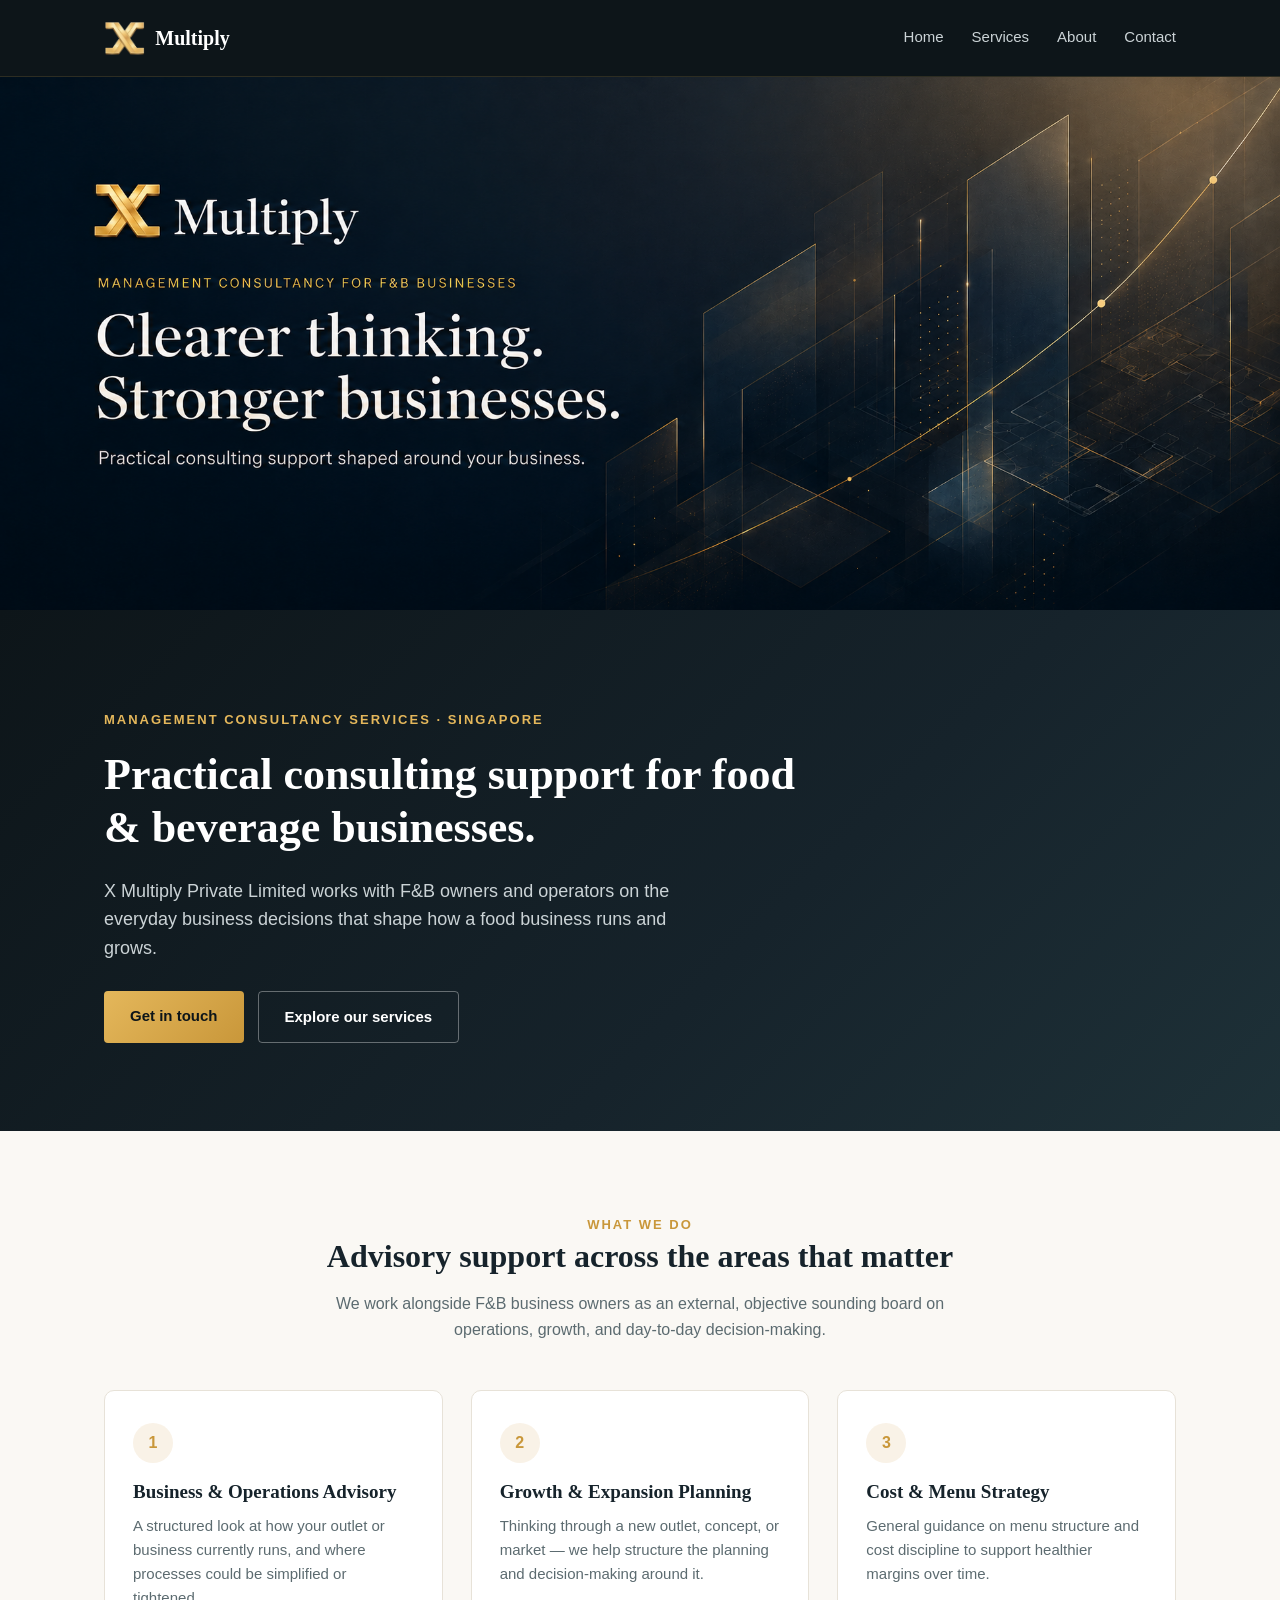
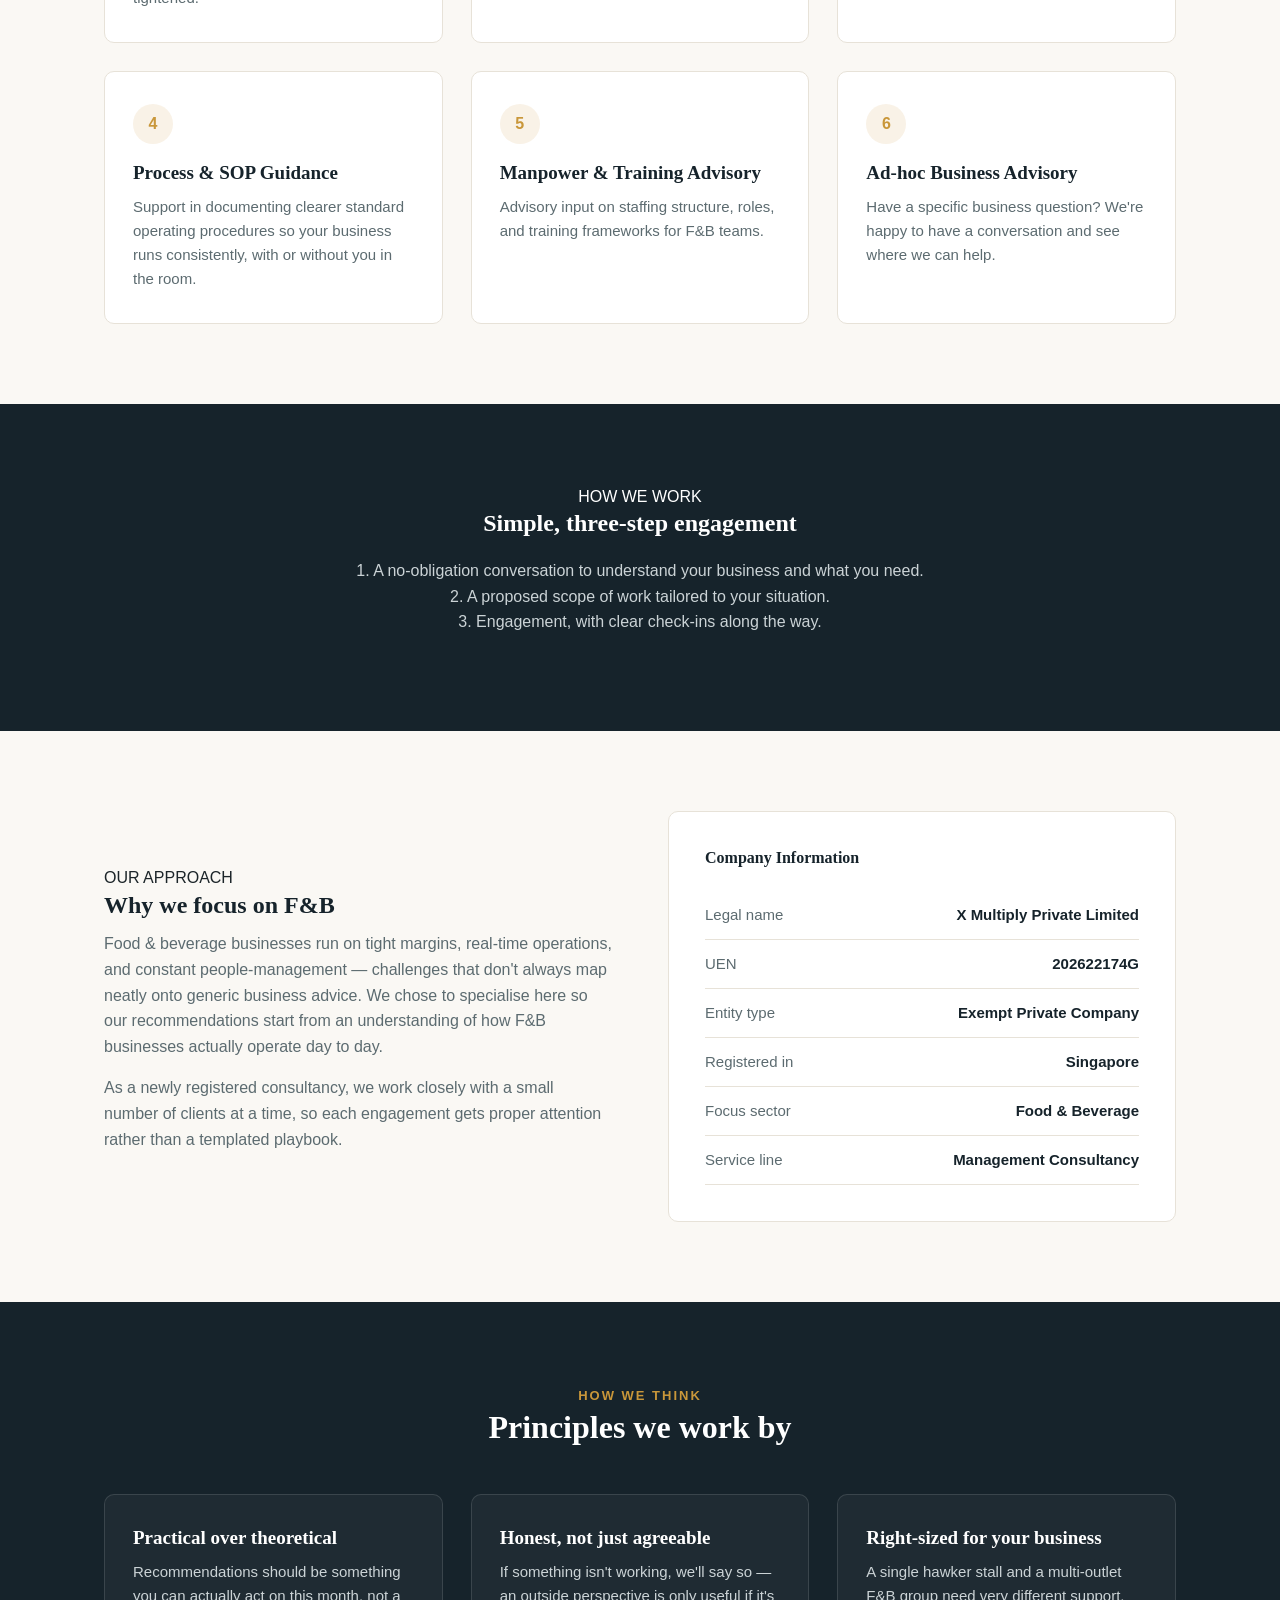
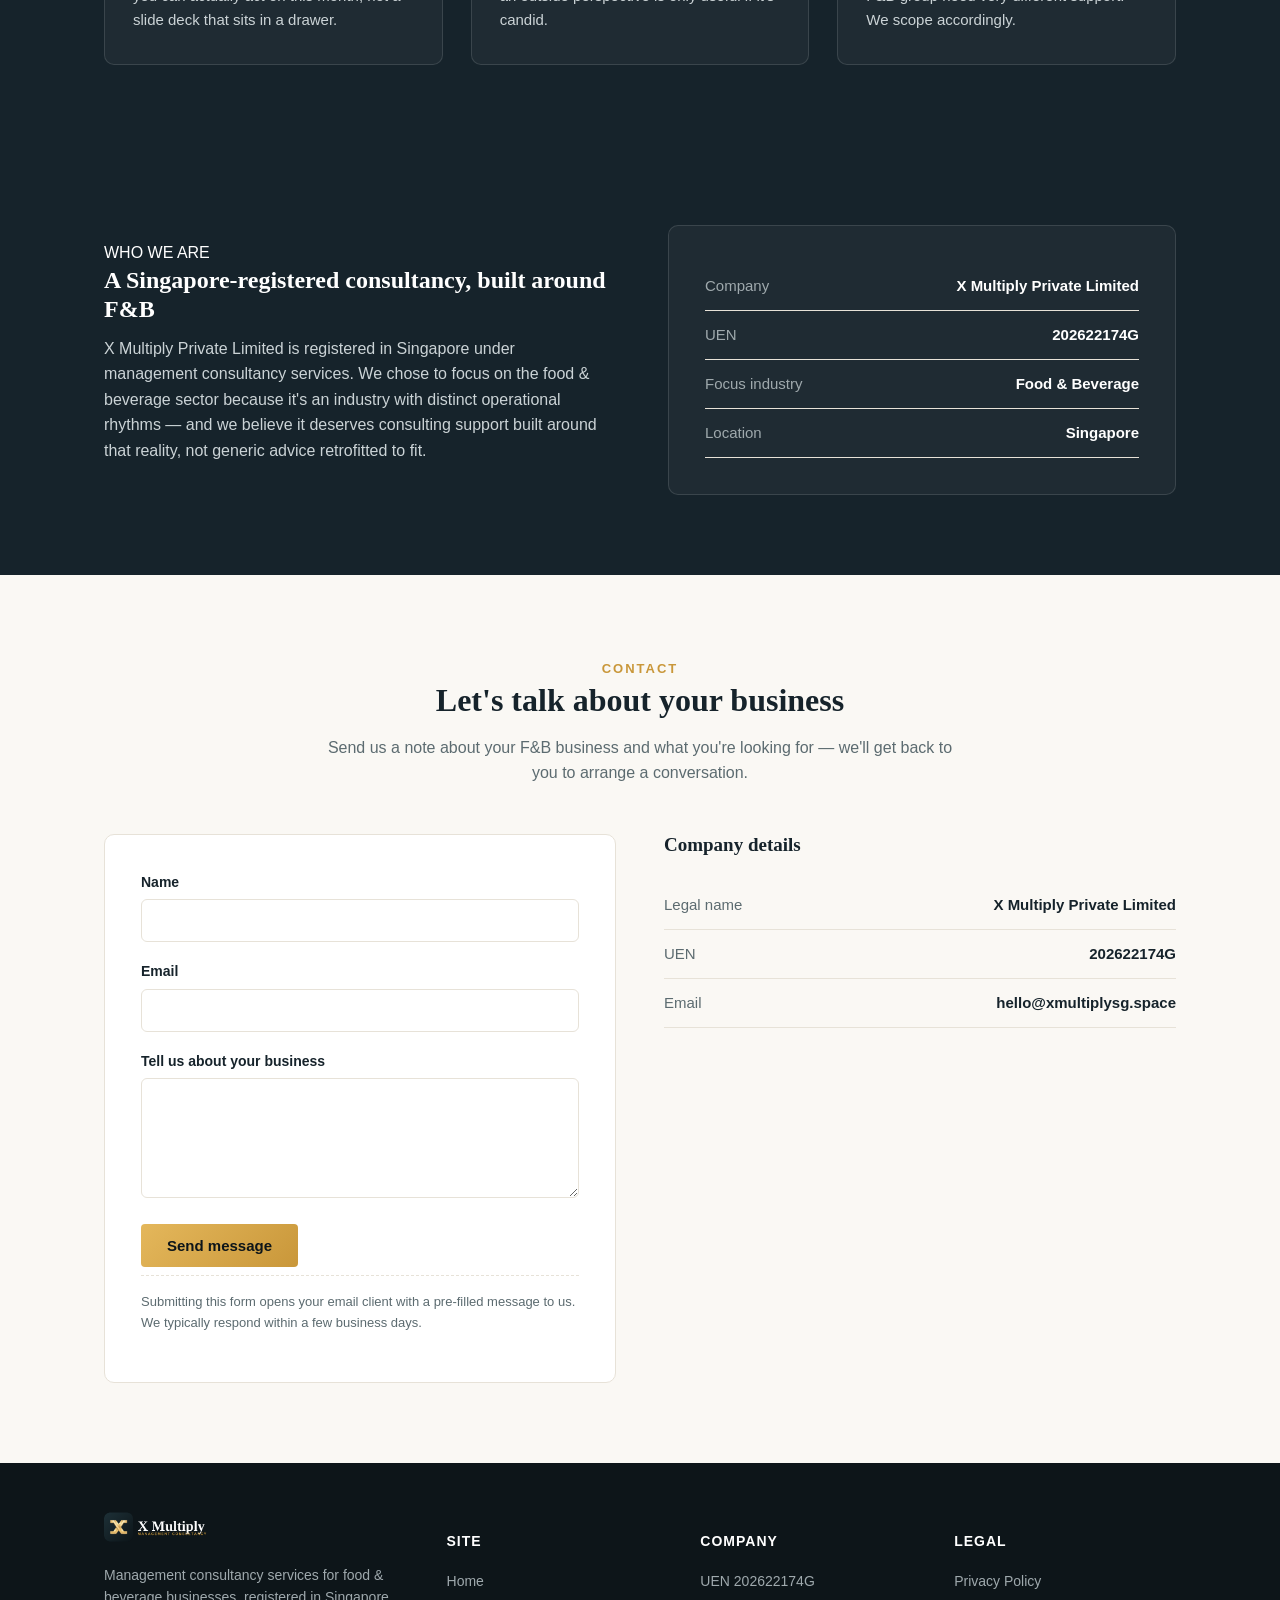
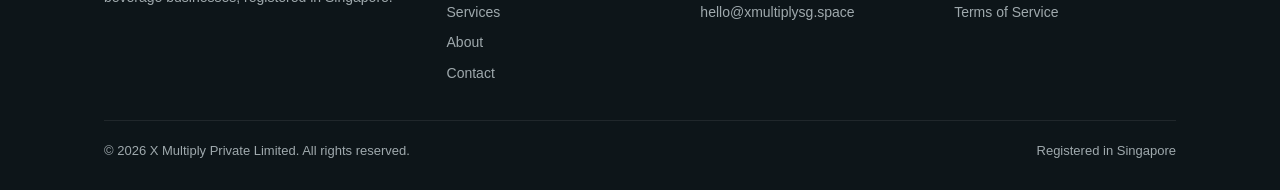
<file: index.html>
<!doctype html>
<html lang="en">
<head>
<meta charset="utf-8" />
<meta name="viewport" content="width=device-width, initial-scale=1" />
<title>X Multiply Private Limited | F&amp;B Management Consultancy</title>
<meta name="description" content="X Multiply Private Limited is a Singapore-registered management consultancy offering advisory support to food &amp; beverage businesses." />
<link rel="icon" href="assets/favicon.svg" type="image/svg+xml" />
<link rel="apple-touch-icon" href="assets/logo-icon-192.png" />
<meta property="og:title" content="X Multiply Private Limited" />
<meta property="og:description" content="Management consultancy services for F&amp;B businesses in Singapore." />
<meta property="og:image" content="assets/og-image.png" />
<meta property="og:type" content="website" />
<link rel="stylesheet" href="css/style.css" />
</head>
<body>

<header class="site-header">
  <div class="wrap">
    <a href="#home" class="brand">
      <img src="assets/logo-x-mark.png" alt="X Multiply logo" class="brand-mark" />
      <span>Multiply</span>
    </a>
    <nav class="nav">
      <a href="#home">Home</a>
      <a href="#services">Services</a>
      <a href="#about">About</a>
      <a href="#contact">Contact</a>
    </nav>
    <button class="nav-toggle" aria-label="Toggle menu">&#9776;</button>
  </div>
</header>

<div id="home" class="site-banner">
  <img src="assets/banner-web.png" alt="X Multiply — Management Consultancy. Practical consulting support for F&amp;B businesses." />
</div>

<section class="hero">
  <div class="wrap">
    <span class="eyebrow">MANAGEMENT CONSULTANCY SERVICES &middot; SINGAPORE</span>
    <h1>Practical consulting support for food &amp; beverage businesses.</h1>
    <p class="lead">X Multiply Private Limited works with F&amp;B owners and operators on the everyday business decisions that shape how a food business runs and grows.</p>
    <div class="hero-actions">
      <a href="#contact" class="btn btn-gold">Get in touch</a>
      <a href="#services" class="btn btn-outline">Explore our services</a>
    </div>
  </div>
</section>

<section id="services">
  <div class="wrap">
    <div class="section-head">
      <span class="kicker">WHAT WE DO</span>
      <h2>Advisory support across the areas that matter</h2>
      <p>We work alongside F&amp;B business owners as an external, objective sounding board on operations, growth, and day-to-day decision-making.</p>
    </div>
    <div class="grid">
      <div class="card">
        <div class="num">1</div>
        <h3>Business &amp; Operations Advisory</h3>
        <p>A structured look at how your outlet or business currently runs, and where processes could be simplified or tightened.</p>
      </div>
      <div class="card">
        <div class="num">2</div>
        <h3>Growth &amp; Expansion Planning</h3>
        <p>Thinking through a new outlet, concept, or market — we help structure the planning and decision-making around it.</p>
      </div>
      <div class="card">
        <div class="num">3</div>
        <h3>Cost &amp; Menu Strategy</h3>
        <p>General guidance on menu structure and cost discipline to support healthier margins over time.</p>
      </div>
      <div class="card">
        <div class="num">4</div>
        <h3>Process &amp; SOP Guidance</h3>
        <p>Support in documenting clearer standard operating procedures so your business runs consistently, with or without you in the room.</p>
      </div>
      <div class="card">
        <div class="num">5</div>
        <h3>Manpower &amp; Training Advisory</h3>
        <p>Advisory input on staffing structure, roles, and training frameworks for F&amp;B teams.</p>
      </div>
      <div class="card">
        <div class="num">6</div>
        <h3>Ad-hoc Business Advisory</h3>
        <p>Have a specific business question? We're happy to have a conversation and see where we can help.</p>
      </div>
    </div>
  </div>
</section>

<section class="band">
  <div class="wrap" style="text-align:center; max-width:640px;">
    <span class="kicker">HOW WE WORK</span>
    <h2>Simple, three-step engagement</h2>
    <p style="margin-top:20px;">1. A no-obligation conversation to understand your business and what you need.<br/>
    2. A proposed scope of work tailored to your situation.<br/>
    3. Engagement, with clear check-ins along the way.</p>
  </div>
</section>

<section id="about">
  <div class="wrap split">
    <div>
      <span class="kicker">OUR APPROACH</span>
      <h2>Why we focus on F&amp;B</h2>
      <p>Food &amp; beverage businesses run on tight margins, real-time operations, and constant people-management — challenges that don't always map neatly onto generic business advice. We chose to specialise here so our recommendations start from an understanding of how F&amp;B businesses actually operate day to day.</p>
      <p>As a newly registered consultancy, we work closely with a small number of clients at a time, so each engagement gets proper attention rather than a templated playbook.</p>
    </div>
    <div class="panel">
      <h3 style="font-size:16px; margin-bottom:18px;">Company Information</h3>
      <ul class="fact-list">
        <li><span>Legal name</span><span>X Multiply Private Limited</span></li>
        <li><span>UEN</span><span>202622174G</span></li>
        <li><span>Entity type</span><span>Exempt Private Company</span></li>
        <li><span>Registered in</span><span>Singapore</span></li>
        <li><span>Focus sector</span><span>Food &amp; Beverage</span></li>
        <li><span>Service line</span><span>Management Consultancy</span></li>
      </ul>
    </div>
  </div>
</section>

<section class="band">
  <div class="wrap">
    <div class="section-head">
      <span class="kicker">HOW WE THINK</span>
      <h2>Principles we work by</h2>
    </div>
    <div class="grid">
      <div class="card" style="background:rgba(255,255,255,0.04); border-color:rgba(255,255,255,0.12);">
        <h3 style="color:#fff;">Practical over theoretical</h3>
        <p style="color:#cbd3d6;">Recommendations should be something you can actually act on this month, not a slide deck that sits in a drawer.</p>
      </div>
      <div class="card" style="background:rgba(255,255,255,0.04); border-color:rgba(255,255,255,0.12);">
        <h3 style="color:#fff;">Honest, not just agreeable</h3>
        <p style="color:#cbd3d6;">If something isn't working, we'll say so — an outside perspective is only useful if it's candid.</p>
      </div>
      <div class="card" style="background:rgba(255,255,255,0.04); border-color:rgba(255,255,255,0.12);">
        <h3 style="color:#fff;">Right-sized for your business</h3>
        <p style="color:#cbd3d6;">A single hawker stall and a multi-outlet F&amp;B group need very different support. We scope accordingly.</p>
      </div>
    </div>
  </div>
</section>

<section class="band">
  <div class="wrap split">
    <div>
      <span class="kicker">WHO WE ARE</span>
      <h2>A Singapore-registered consultancy, built around F&amp;B</h2>
      <p style="color:#cbd3d6;">X Multiply Private Limited is registered in Singapore under management consultancy services. We chose to focus on the food &amp; beverage sector because it's an industry with distinct operational rhythms — and we believe it deserves consulting support built around that reality, not generic advice retrofitted to fit.</p>
    </div>
    <div class="panel" style="background:rgba(255,255,255,0.04); border-color:rgba(255,255,255,0.12);">
      <ul class="fact-list" style="margin-top:0;">
        <li><span style="color:#9fa9ad;">Company</span><span style="color:#fff;">X Multiply Private Limited</span></li>
        <li><span style="color:#9fa9ad;">UEN</span><span style="color:#fff;">202622174G</span></li>
        <li><span style="color:#9fa9ad;">Focus industry</span><span style="color:#fff;">Food &amp; Beverage</span></li>
        <li><span style="color:#9fa9ad;">Location</span><span style="color:#fff;">Singapore</span></li>
      </ul>
    </div>
  </div>
</section>

<section id="contact">
  <div class="wrap">
    <div class="section-head">
      <span class="kicker">CONTACT</span>
      <h2>Let's talk about your business</h2>
      <p>Send us a note about your F&amp;B business and what you're looking for — we'll get back to you to arrange a conversation.</p>
    </div>
  </div>
  <div class="wrap contact-grid">
    <div class="panel">
      <form id="contact-form">
        <div class="field">
          <label for="name">Name</label>
          <input type="text" id="name" name="name" required />
        </div>
        <div class="field">
          <label for="email">Email</label>
          <input type="email" id="email" name="email" required />
        </div>
        <div class="field">
          <label for="message">Tell us about your business</label>
          <textarea id="message" name="message" required></textarea>
        </div>
        <button type="submit" class="btn btn-gold" style="border:none; cursor:pointer;">Send message</button>
        <p class="disclaimer">Submitting this form opens your email client with a pre-filled message to us. We typically respond within a few business days.</p>
      </form>
    </div>
    <div>
      <h3 style="font-size:19px;">Company details</h3>
      <ul class="fact-list">
        <li><span>Legal name</span><span>X Multiply Private Limited</span></li>
        <li><span>UEN</span><span>202622174G</span></li>
        <li><span>Email</span><span>hello@xmultiplysg.space</span></li>
      </ul>
    </div>
  </div>
</section>

<footer class="site-footer">
  <div class="wrap">
    <div class="footer-grid">
      <div>
        <img src="assets/logo-horizontal-white.png" alt="X Multiply" style="height:32px; margin-bottom:14px;" />
        <p style="color:#9fa9ad; max-width:320px;">Management consultancy services for food &amp; beverage businesses, registered in Singapore.</p>
      </div>
      <div>
        <h4>SITE</h4>
        <a href="#home">Home</a>
        <a href="#services">Services</a>
        <a href="#about">About</a>
        <a href="#contact">Contact</a>
      </div>
      <div>
        <h4>COMPANY</h4>
        <span style="display:block; padding:4px 0;">UEN 202622174G</span>
        <span style="display:block; padding:4px 0;">hello@xmultiplysg.space</span>
      </div>
      <div>
        <h4>LEGAL</h4>
        <a href="privacy.html">Privacy Policy</a>
        <a href="terms.html">Terms of Service</a>
      </div>
    </div>
    <div class="footer-bottom">
      <span>&copy; 2026 X Multiply Private Limited. All rights reserved.</span>
      <span>Registered in Singapore</span>
    </div>
  </div>
</footer>

<script src="js/main.js"></script>
</body>
</html>
</file>
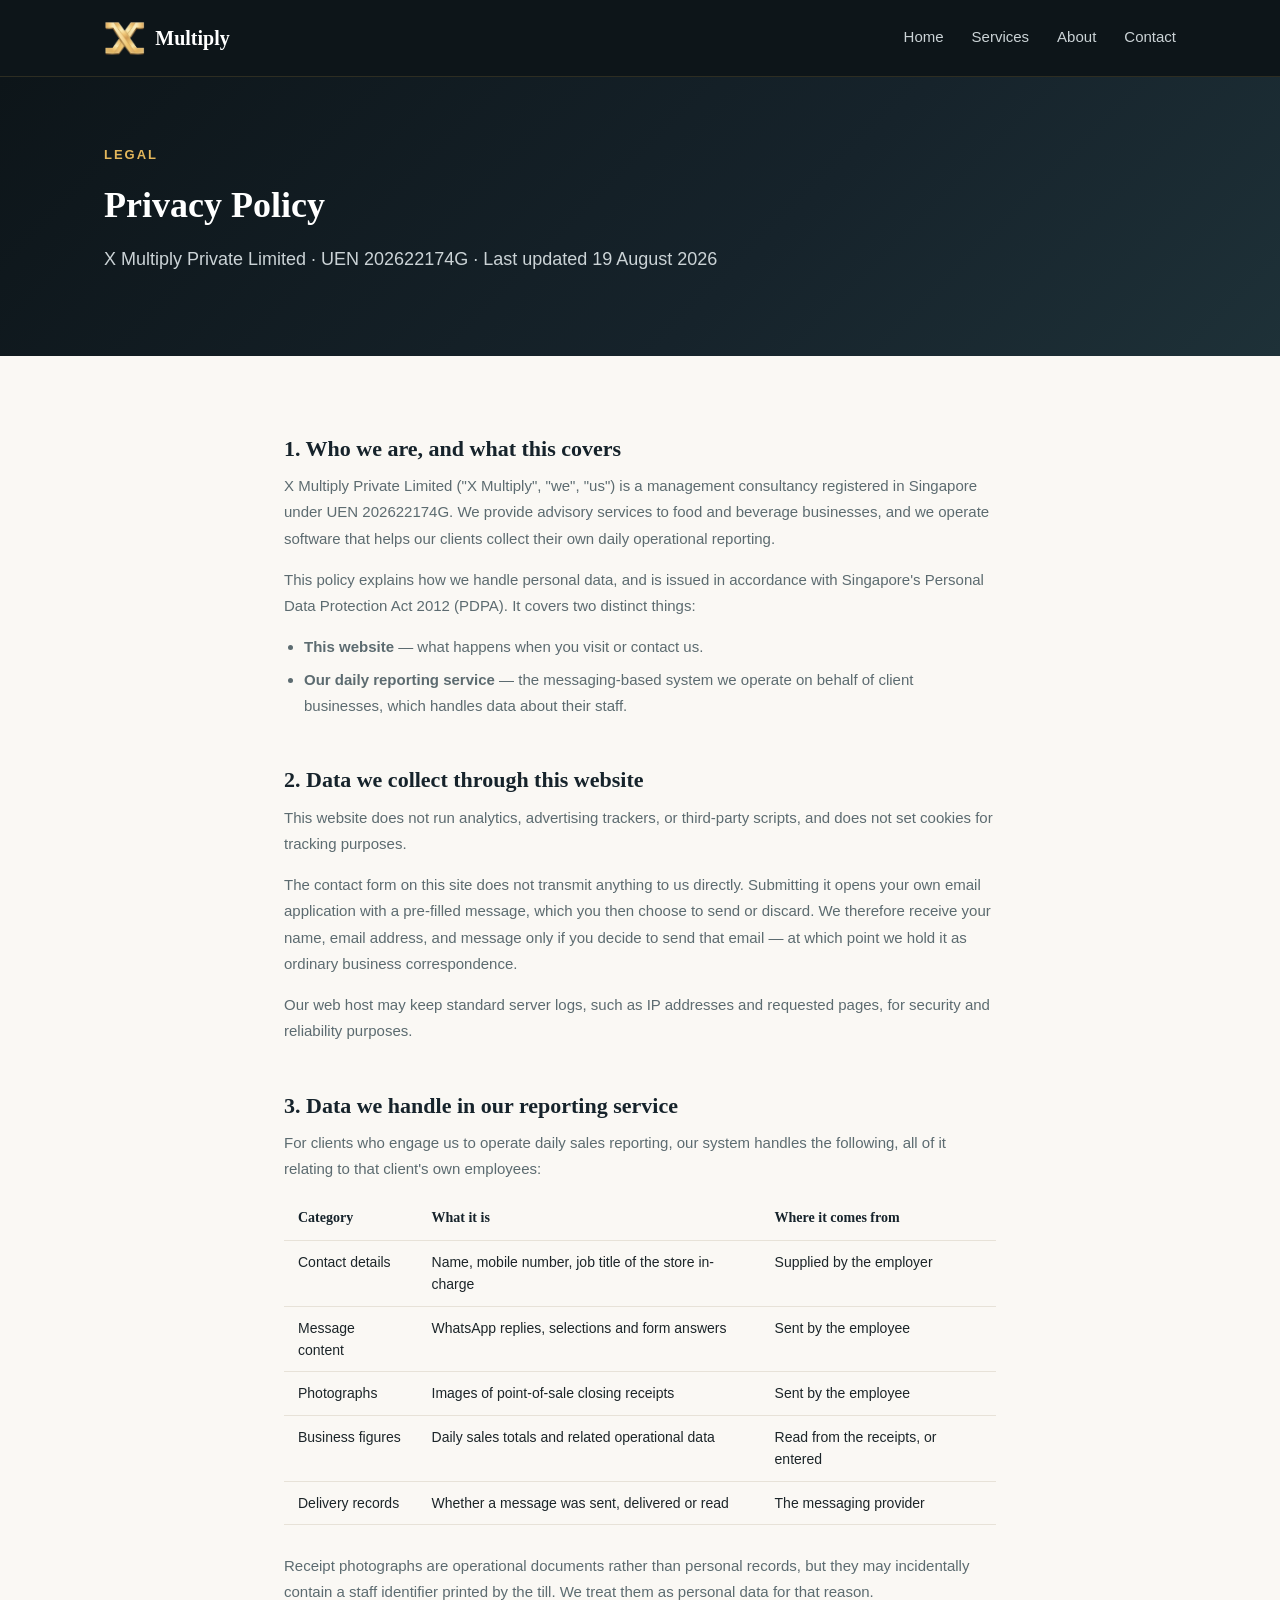
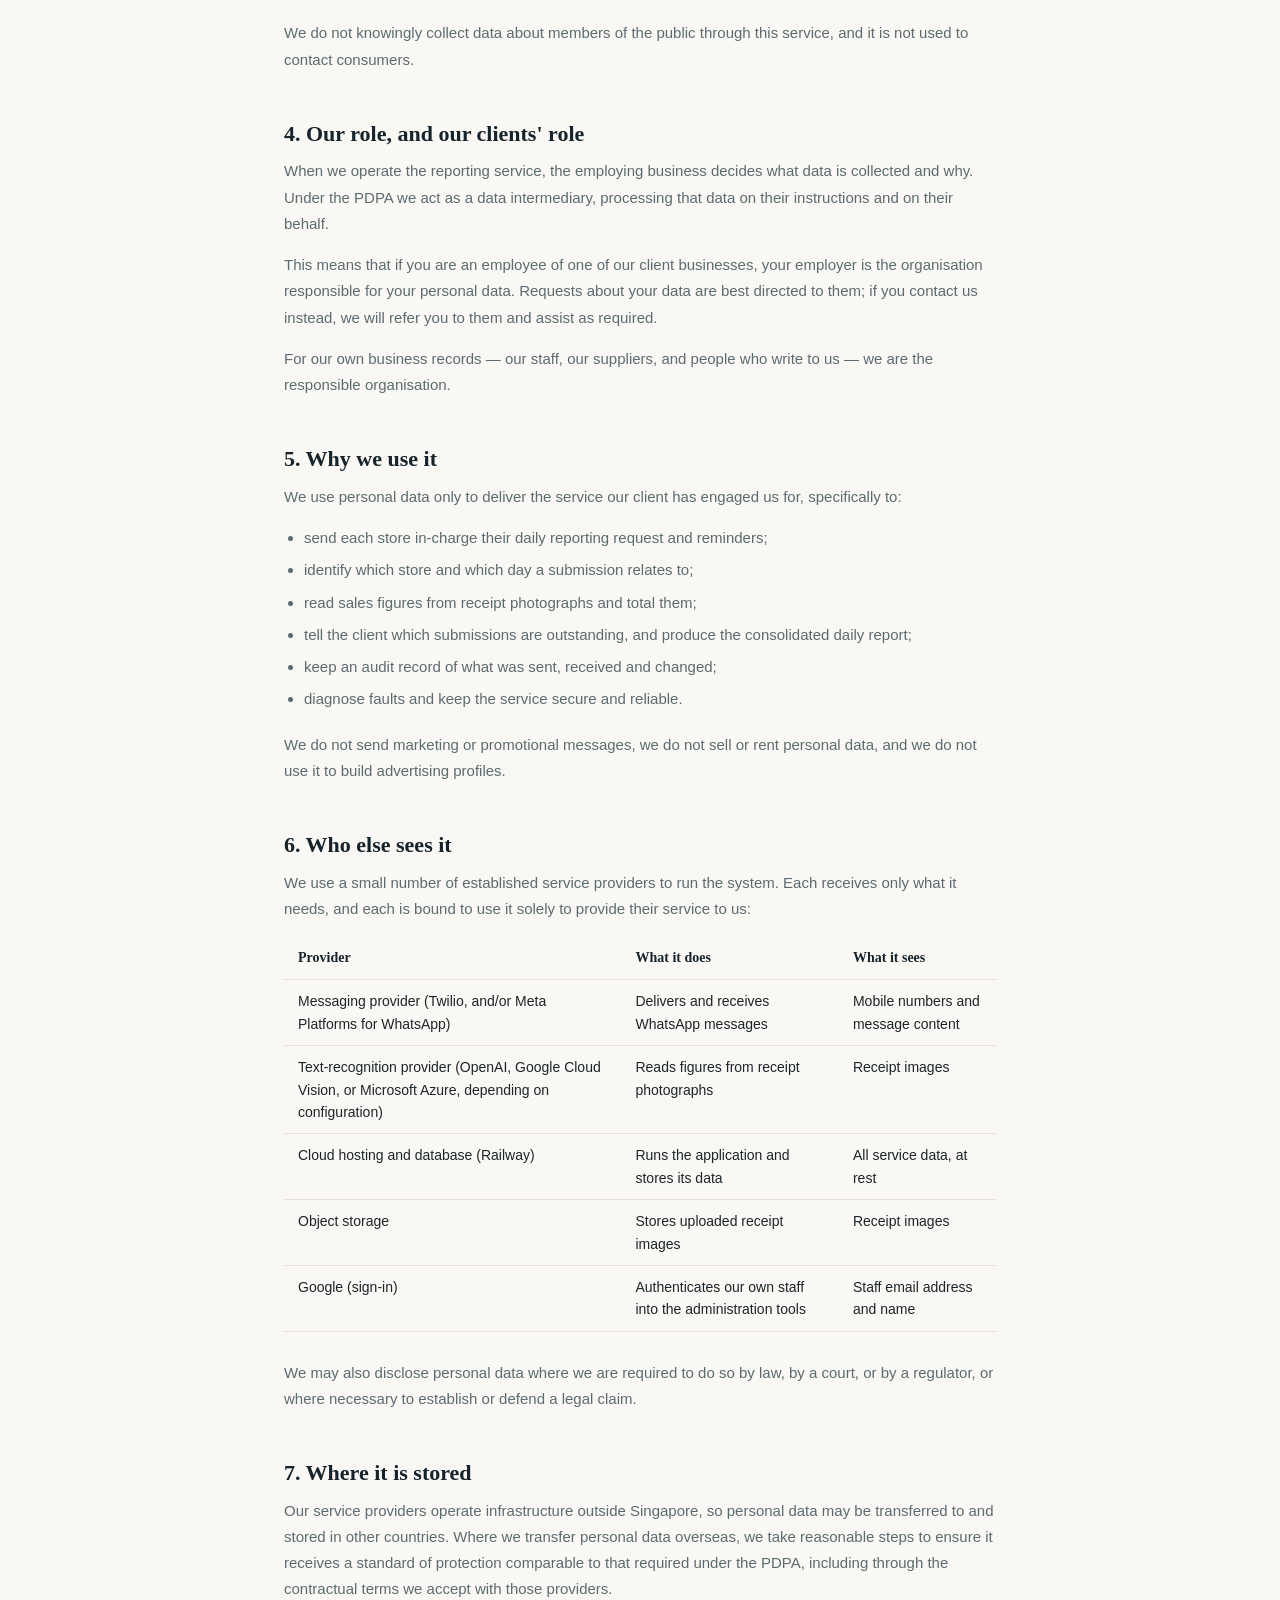
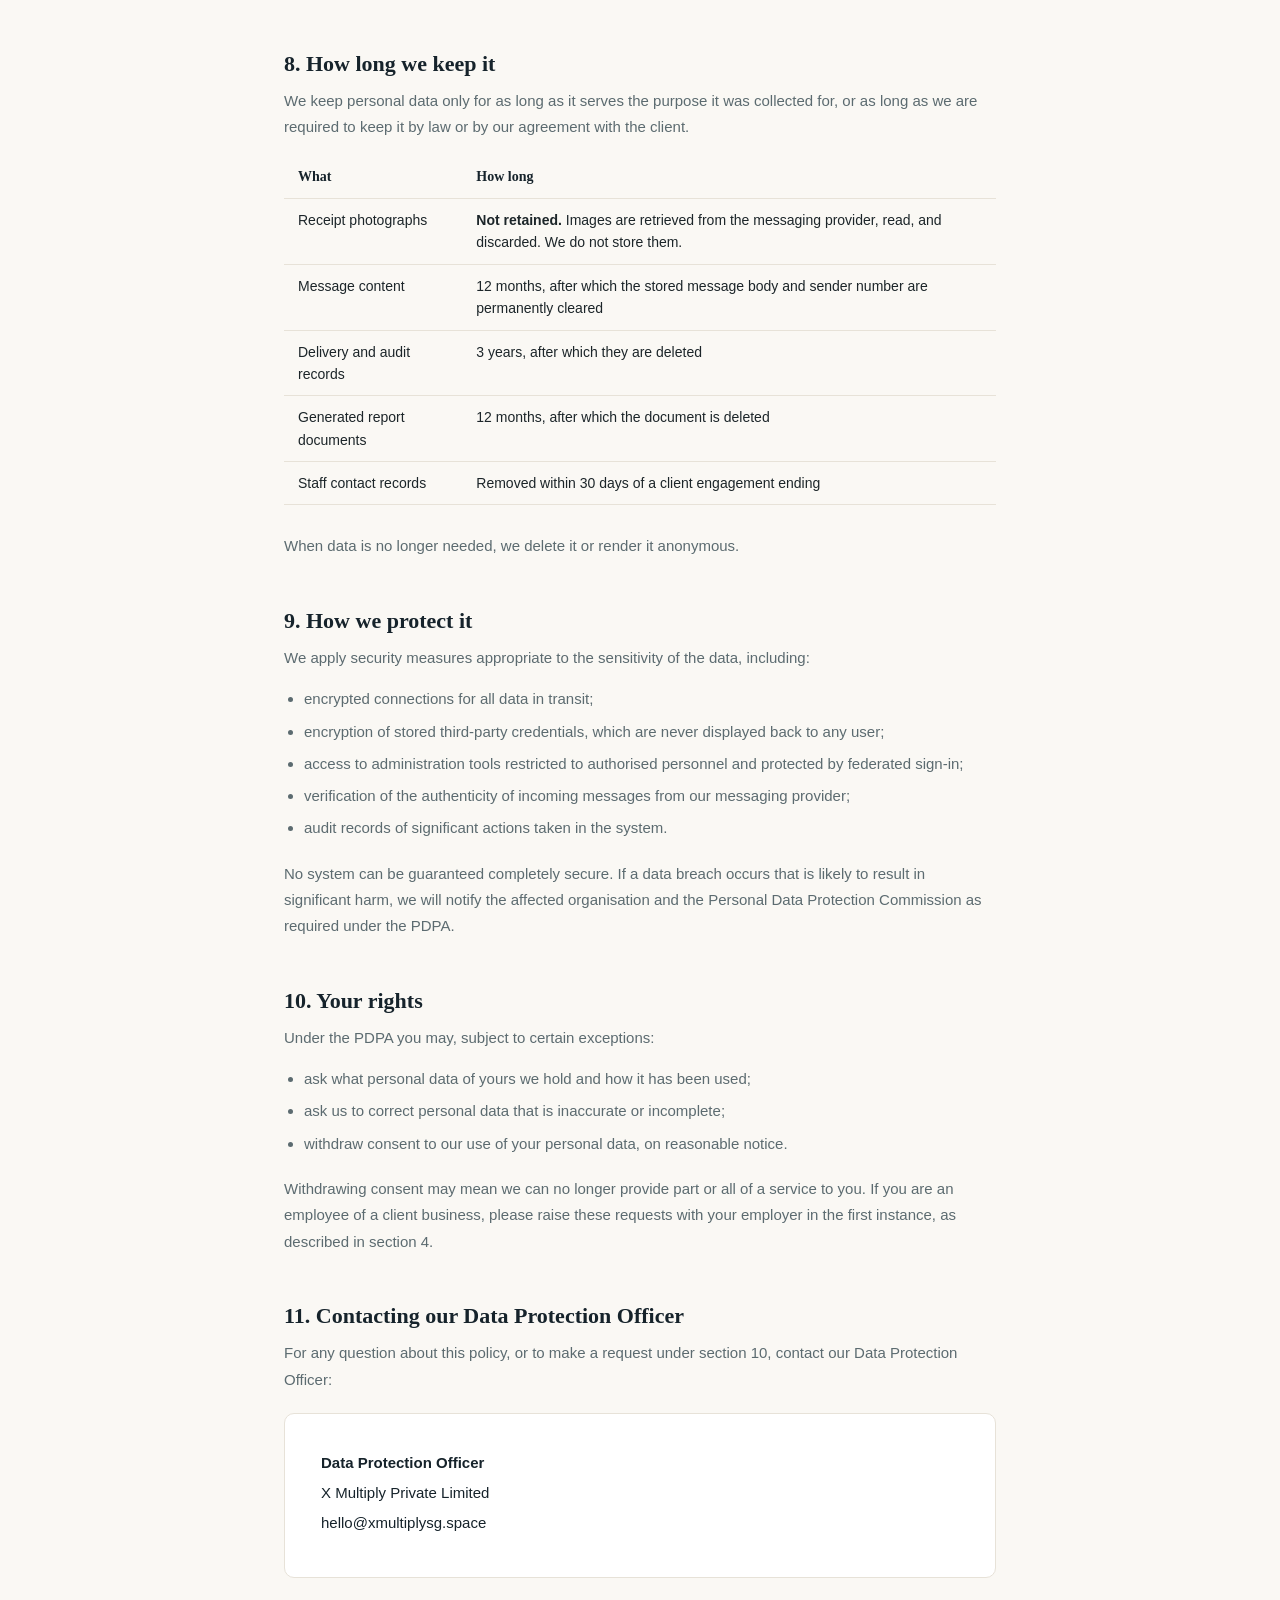
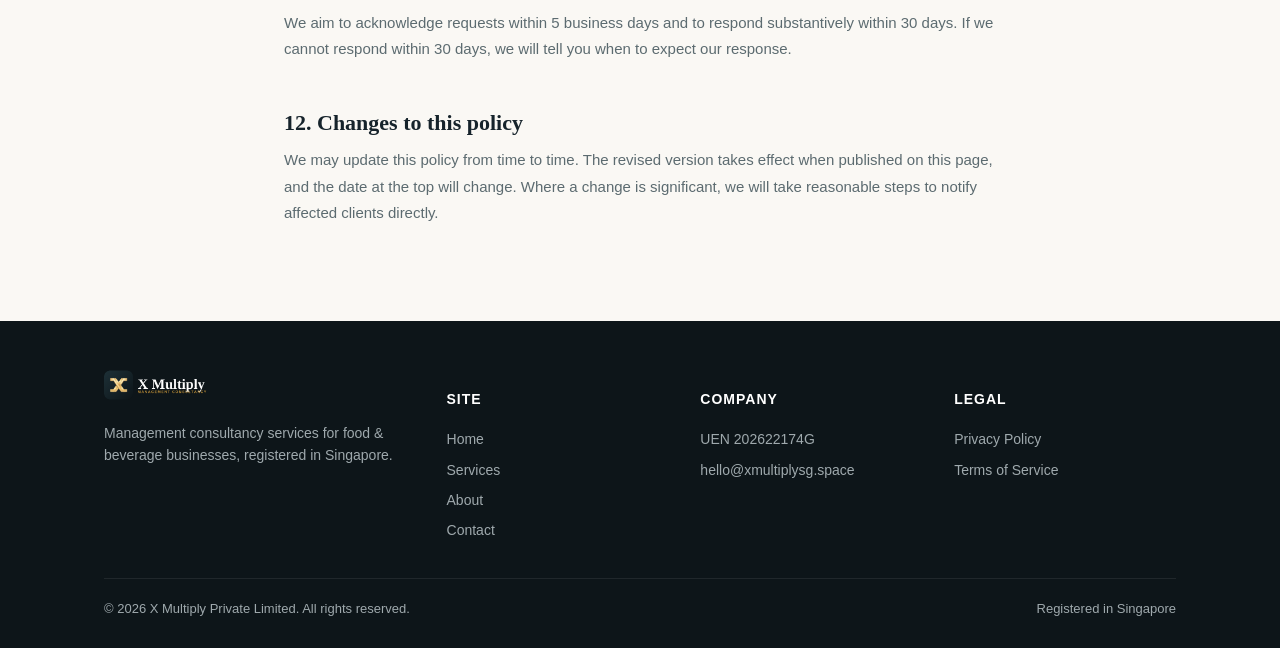
<file: privacy.html>
<!doctype html>
<html lang="en">
<head>
<meta charset="utf-8" />
<meta name="viewport" content="width=device-width, initial-scale=1" />
<title>Privacy Policy | X Multiply Private Limited</title>
<meta name="description" content="How X Multiply Private Limited collects, uses and protects personal data, in accordance with Singapore's Personal Data Protection Act." />
<link rel="icon" href="assets/favicon.svg" type="image/svg+xml" />
<link rel="apple-touch-icon" href="assets/logo-icon-192.png" />
<link rel="stylesheet" href="css/style.css" />
</head>
<body>

<header class="site-header">
  <div class="wrap">
    <a href="index.html#home" class="brand">
      <img src="assets/logo-x-mark.png" alt="X Multiply logo" class="brand-mark" />
      <span>Multiply</span>
    </a>
    <nav class="nav">
      <a href="index.html#home">Home</a>
      <a href="index.html#services">Services</a>
      <a href="index.html#about">About</a>
      <a href="index.html#contact">Contact</a>
    </nav>
    <button class="nav-toggle" aria-label="Toggle menu">&#9776;</button>
  </div>
</header>

<section class="hero" style="padding: 64px 0;">
  <div class="wrap">
    <span class="eyebrow">LEGAL</span>
    <h1 style="font-size:36px;">Privacy Policy</h1>
    <p class="lead">X Multiply Private Limited &middot; UEN 202622174G &middot; Last updated 19 August 2026</p>
  </div>
</section>

<section>
  <div class="wrap legal-content">

    <h2>1. Who we are, and what this covers</h2>
    <p>X Multiply Private Limited ("X Multiply", "we", "us") is a management consultancy registered in Singapore under UEN 202622174G. We provide advisory services to food and beverage businesses, and we operate software that helps our clients collect their own daily operational reporting.</p>
    <p>This policy explains how we handle personal data, and is issued in accordance with Singapore's Personal Data Protection Act 2012 (PDPA). It covers two distinct things:</p>
    <ul>
      <li><strong>This website</strong> — what happens when you visit or contact us.</li>
      <li><strong>Our daily reporting service</strong> — the messaging-based system we operate on behalf of client businesses, which handles data about their staff.</li>
    </ul>

    <h2>2. Data we collect through this website</h2>
    <p>This website does not run analytics, advertising trackers, or third-party scripts, and does not set cookies for tracking purposes.</p>
    <p>The contact form on this site does not transmit anything to us directly. Submitting it opens your own email application with a pre-filled message, which you then choose to send or discard. We therefore receive your name, email address, and message only if you decide to send that email — at which point we hold it as ordinary business correspondence.</p>
    <p>Our web host may keep standard server logs, such as IP addresses and requested pages, for security and reliability purposes.</p>

    <h2>3. Data we handle in our reporting service</h2>
    <p>For clients who engage us to operate daily sales reporting, our system handles the following, all of it relating to that client's own employees:</p>
    <table>
      <thead>
        <tr><th>Category</th><th>What it is</th><th>Where it comes from</th></tr>
      </thead>
      <tbody>
        <tr><td>Contact details</td><td>Name, mobile number, job title of the store in-charge</td><td>Supplied by the employer</td></tr>
        <tr><td>Message content</td><td>WhatsApp replies, selections and form answers</td><td>Sent by the employee</td></tr>
        <tr><td>Photographs</td><td>Images of point-of-sale closing receipts</td><td>Sent by the employee</td></tr>
        <tr><td>Business figures</td><td>Daily sales totals and related operational data</td><td>Read from the receipts, or entered</td></tr>
        <tr><td>Delivery records</td><td>Whether a message was sent, delivered or read</td><td>The messaging provider</td></tr>
      </tbody>
    </table>
    <p>Receipt photographs are operational documents rather than personal records, but they may incidentally contain a staff identifier printed by the till. We treat them as personal data for that reason.</p>
    <p>We do not knowingly collect data about members of the public through this service, and it is not used to contact consumers.</p>

    <h2>4. Our role, and our clients' role</h2>
    <p>When we operate the reporting service, the employing business decides what data is collected and why. Under the PDPA we act as a data intermediary, processing that data on their instructions and on their behalf.</p>
    <p>This means that if you are an employee of one of our client businesses, your employer is the organisation responsible for your personal data. Requests about your data are best directed to them; if you contact us instead, we will refer you to them and assist as required.</p>
    <p>For our own business records — our staff, our suppliers, and people who write to us — we are the responsible organisation.</p>

    <h2>5. Why we use it</h2>
    <p>We use personal data only to deliver the service our client has engaged us for, specifically to:</p>
    <ul>
      <li>send each store in-charge their daily reporting request and reminders;</li>
      <li>identify which store and which day a submission relates to;</li>
      <li>read sales figures from receipt photographs and total them;</li>
      <li>tell the client which submissions are outstanding, and produce the consolidated daily report;</li>
      <li>keep an audit record of what was sent, received and changed;</li>
      <li>diagnose faults and keep the service secure and reliable.</li>
    </ul>
    <p>We do not send marketing or promotional messages, we do not sell or rent personal data, and we do not use it to build advertising profiles.</p>

    <h2>6. Who else sees it</h2>
    <p>We use a small number of established service providers to run the system. Each receives only what it needs, and each is bound to use it solely to provide their service to us:</p>
    <table>
      <thead>
        <tr><th>Provider</th><th>What it does</th><th>What it sees</th></tr>
      </thead>
      <tbody>
        <tr><td>Messaging provider (Twilio, and/or Meta Platforms for WhatsApp)</td><td>Delivers and receives WhatsApp messages</td><td>Mobile numbers and message content</td></tr>
        <tr><td>Text-recognition provider (OpenAI, Google Cloud Vision, or Microsoft Azure, depending on configuration)</td><td>Reads figures from receipt photographs</td><td>Receipt images</td></tr>
        <tr><td>Cloud hosting and database (Railway)</td><td>Runs the application and stores its data</td><td>All service data, at rest</td></tr>
        <tr><td>Object storage</td><td>Stores uploaded receipt images</td><td>Receipt images</td></tr>
        <tr><td>Google (sign-in)</td><td>Authenticates our own staff into the administration tools</td><td>Staff email address and name</td></tr>
      </tbody>
    </table>
    <p>We may also disclose personal data where we are required to do so by law, by a court, or by a regulator, or where necessary to establish or defend a legal claim.</p>

    <h2>7. Where it is stored</h2>
    <p>Our service providers operate infrastructure outside Singapore, so personal data may be transferred to and stored in other countries. Where we transfer personal data overseas, we take reasonable steps to ensure it receives a standard of protection comparable to that required under the PDPA, including through the contractual terms we accept with those providers.</p>

    <h2>8. How long we keep it</h2>
    <p>We keep personal data only for as long as it serves the purpose it was collected for, or as long as we are required to keep it by law or by our agreement with the client.</p>
    <table>
      <thead>
        <tr><th>What</th><th>How long</th></tr>
      </thead>
      <tbody>
        <tr><td>Receipt photographs</td><td><strong>Not retained.</strong> Images are retrieved from the messaging provider, read, and discarded. We do not store them.</td></tr>
        <tr><td>Message content</td><td>12 months, after which the stored message body and sender number are permanently cleared</td></tr>
        <tr><td>Delivery and audit records</td><td>3 years, after which they are deleted</td></tr>
        <tr><td>Generated report documents</td><td>12 months, after which the document is deleted</td></tr>
        <tr><td>Staff contact records</td><td>Removed within 30 days of a client engagement ending</td></tr>
      </tbody>
    </table>
    <p>When data is no longer needed, we delete it or render it anonymous.</p>

    <h2>9. How we protect it</h2>
    <p>We apply security measures appropriate to the sensitivity of the data, including:</p>
    <ul>
      <li>encrypted connections for all data in transit;</li>
      <li>encryption of stored third-party credentials, which are never displayed back to any user;</li>
      <li>access to administration tools restricted to authorised personnel and protected by federated sign-in;</li>
      <li>verification of the authenticity of incoming messages from our messaging provider;</li>
      <li>audit records of significant actions taken in the system.</li>
    </ul>
    <p>No system can be guaranteed completely secure. If a data breach occurs that is likely to result in significant harm, we will notify the affected organisation and the Personal Data Protection Commission as required under the PDPA.</p>

    <h2>10. Your rights</h2>
    <p>Under the PDPA you may, subject to certain exceptions:</p>
    <ul>
      <li>ask what personal data of yours we hold and how it has been used;</li>
      <li>ask us to correct personal data that is inaccurate or incomplete;</li>
      <li>withdraw consent to our use of your personal data, on reasonable notice.</li>
    </ul>
    <p>Withdrawing consent may mean we can no longer provide part or all of a service to you. If you are an employee of a client business, please raise these requests with your employer in the first instance, as described in section 4.</p>

    <h2>11. Contacting our Data Protection Officer</h2>
    <p>For any question about this policy, or to make a request under section 10, contact our Data Protection Officer:</p>
    <div class="panel">
      <p>Data Protection Officer</p>
      <p>X Multiply Private Limited</p>
      <p>hello@xmultiplysg.space</p>
    </div>
    <p>We aim to acknowledge requests within 5 business days and to respond substantively within 30 days. If we cannot respond within 30 days, we will tell you when to expect our response.</p>

    <h2>12. Changes to this policy</h2>
    <p>We may update this policy from time to time. The revised version takes effect when published on this page, and the date at the top will change. Where a change is significant, we will take reasonable steps to notify affected clients directly.</p>

  </div>
</section>

<footer class="site-footer">
  <div class="wrap">
    <div class="footer-grid">
      <div>
        <img src="assets/logo-horizontal-white.png" alt="X Multiply" style="height:32px; margin-bottom:14px;" />
        <p style="color:#9fa9ad; max-width:320px;">Management consultancy services for food &amp; beverage businesses, registered in Singapore.</p>
      </div>
      <div>
        <h4>SITE</h4>
        <a href="index.html#home">Home</a>
        <a href="index.html#services">Services</a>
        <a href="index.html#about">About</a>
        <a href="index.html#contact">Contact</a>
      </div>
      <div>
        <h4>COMPANY</h4>
        <span style="display:block; padding:4px 0;">UEN 202622174G</span>
        <span style="display:block; padding:4px 0;">hello@xmultiplysg.space</span>
      </div>
      <div>
        <h4>LEGAL</h4>
        <a href="privacy.html">Privacy Policy</a>
        <a href="terms.html">Terms of Service</a>
      </div>
    </div>
    <div class="footer-bottom">
      <span>&copy; 2026 X Multiply Private Limited. All rights reserved.</span>
      <span>Registered in Singapore</span>
    </div>
  </div>
</footer>

<script src="js/main.js"></script>
</body>
</html>
</file>
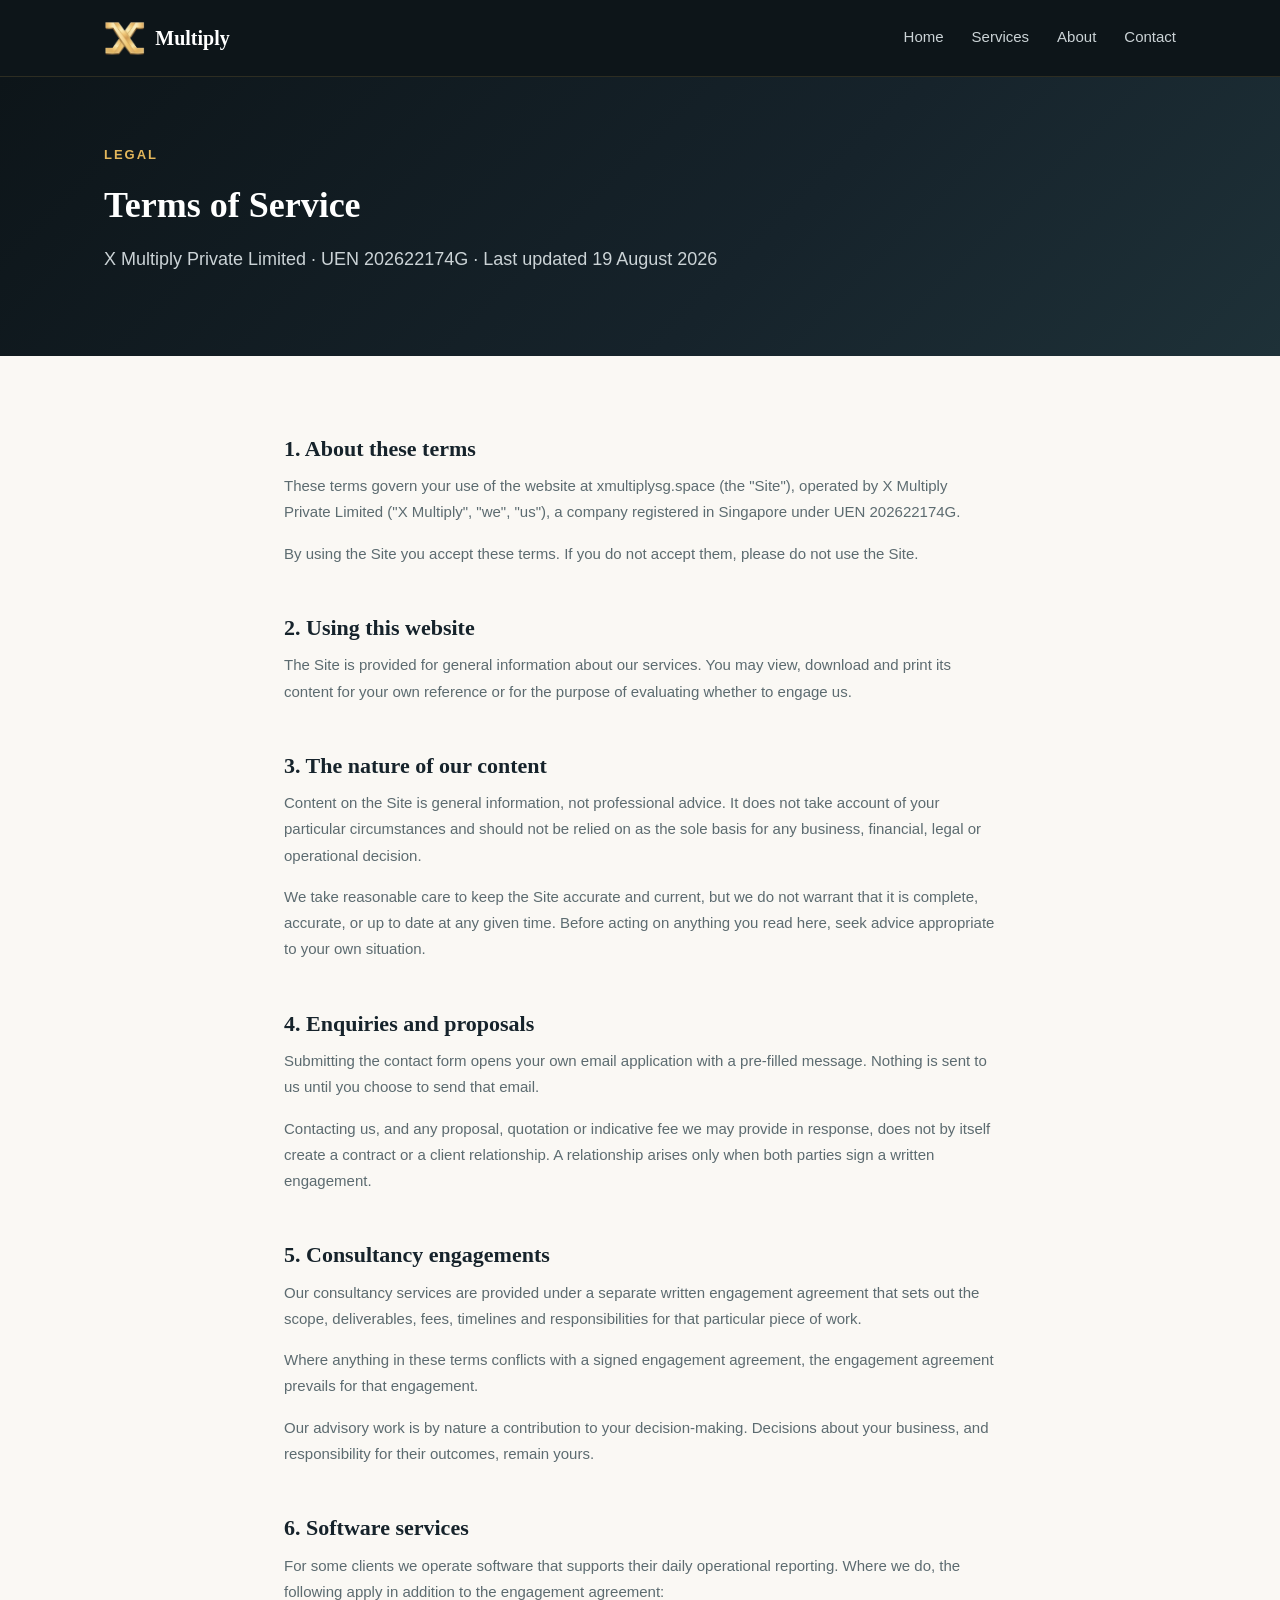
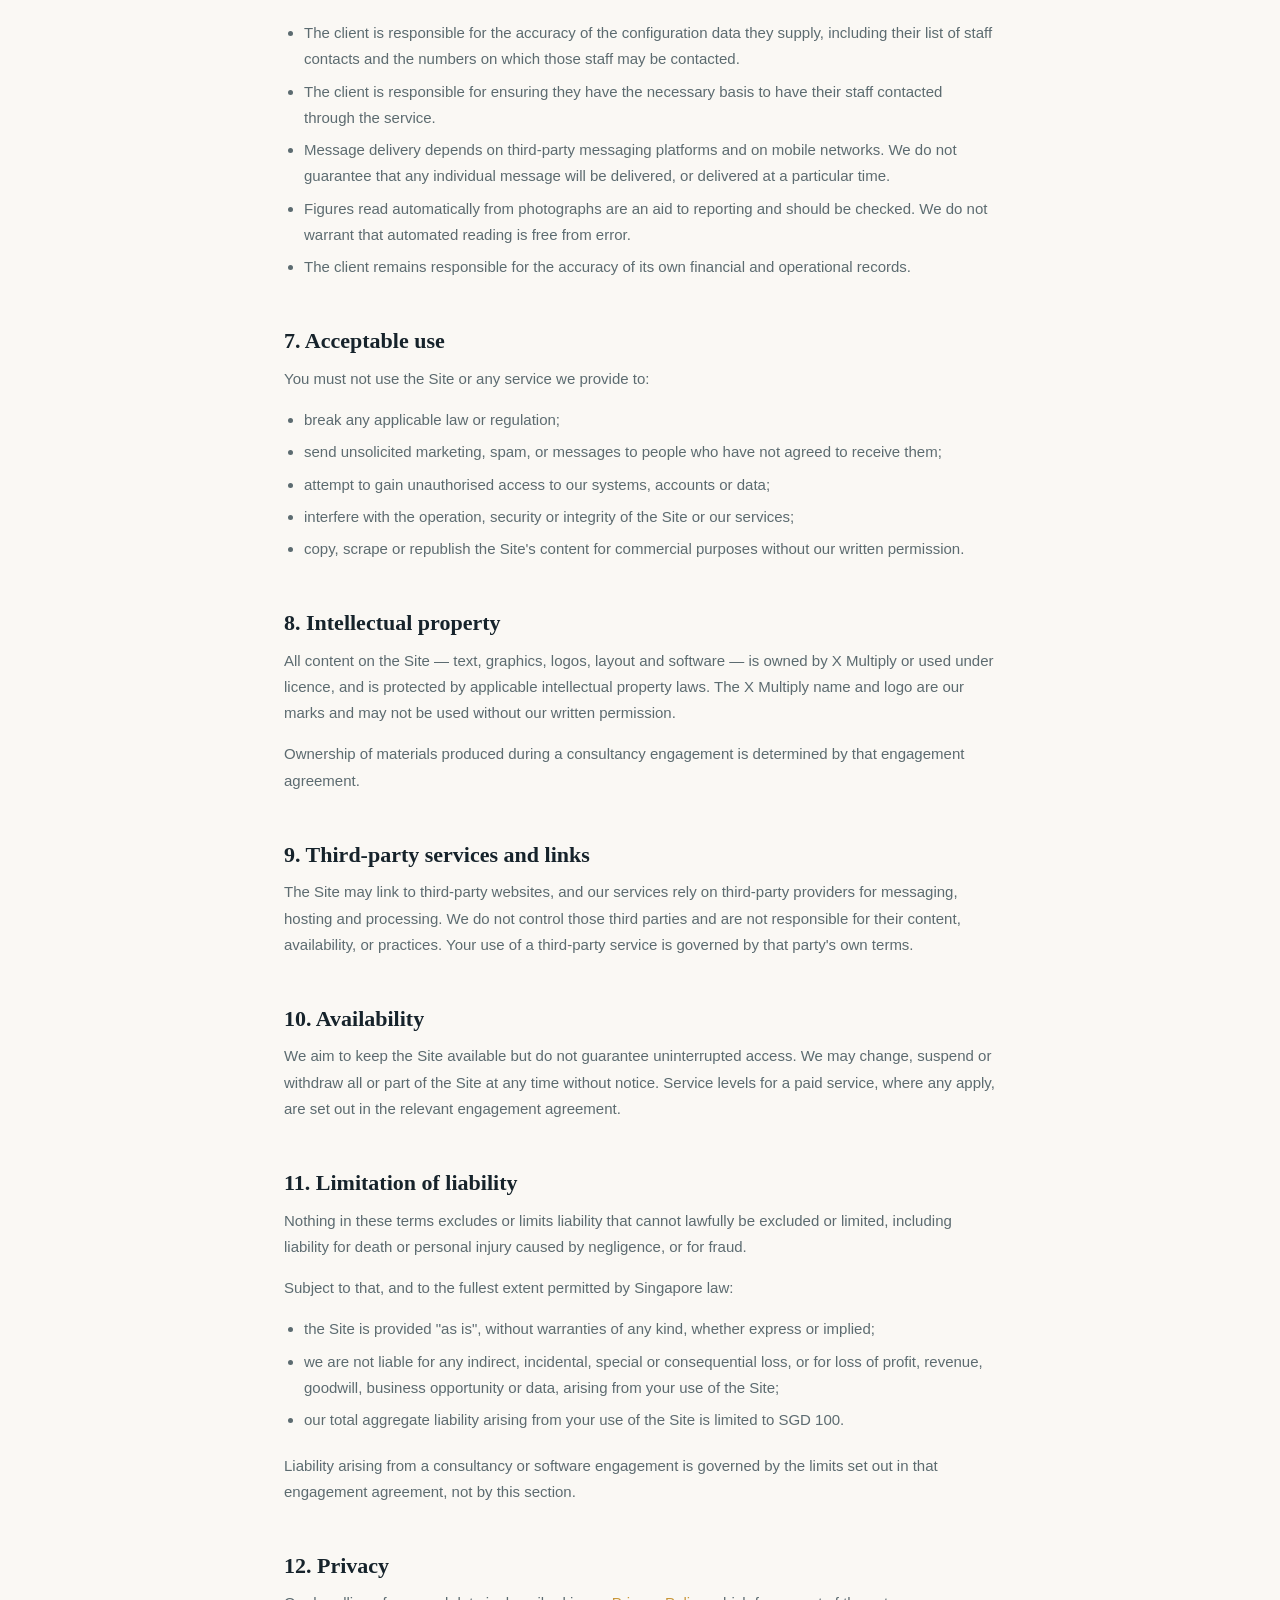
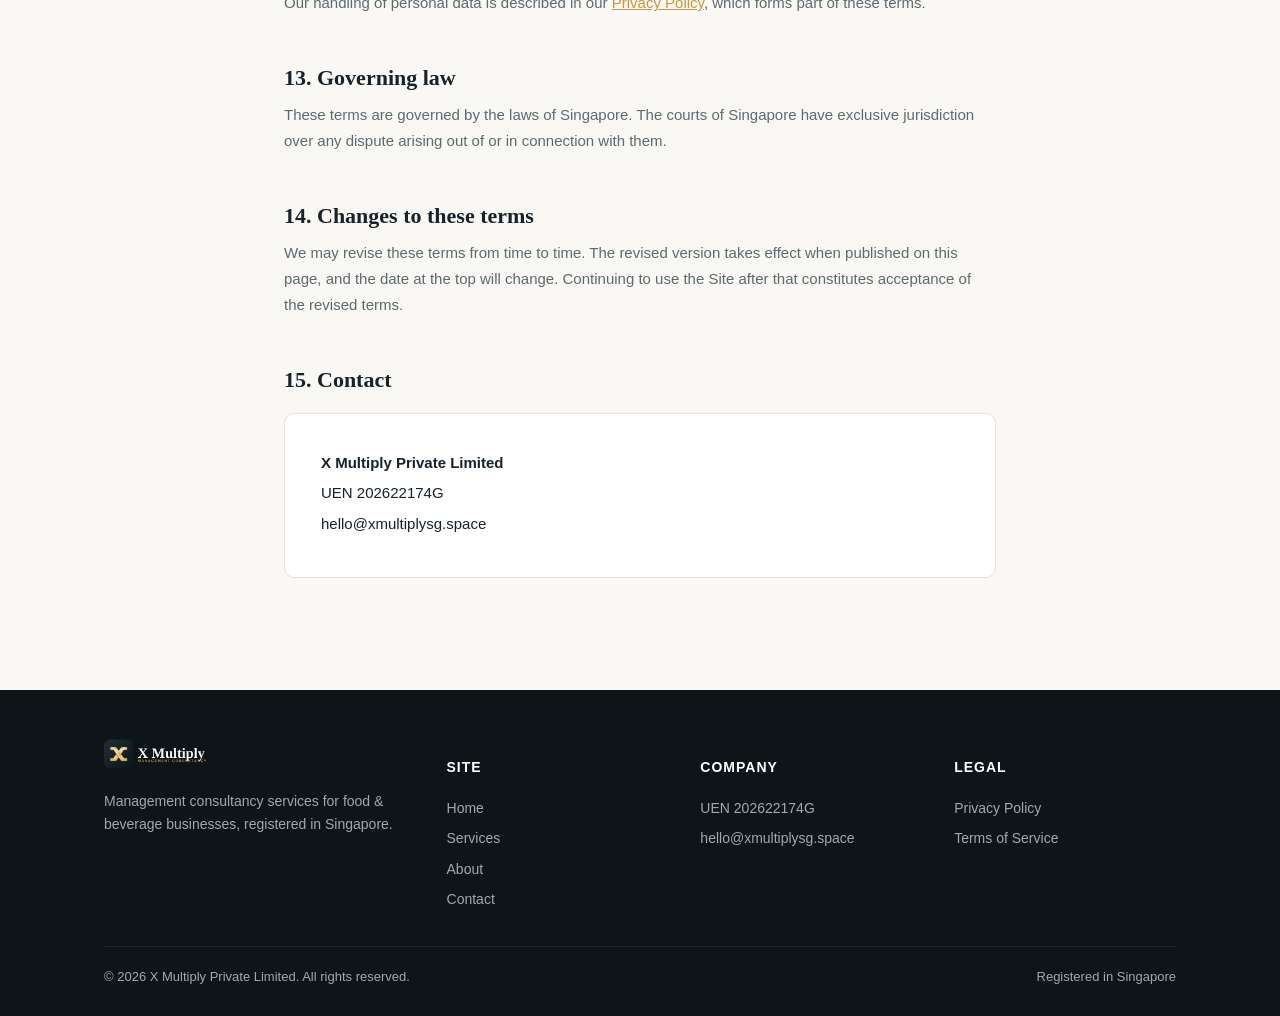
<file: terms.html>
<!doctype html>
<html lang="en">
<head>
<meta charset="utf-8" />
<meta name="viewport" content="width=device-width, initial-scale=1" />
<title>Terms of Service | X Multiply Private Limited</title>
<meta name="description" content="Terms governing the use of the X Multiply Private Limited website and services." />
<link rel="icon" href="assets/favicon.svg" type="image/svg+xml" />
<link rel="apple-touch-icon" href="assets/logo-icon-192.png" />
<link rel="stylesheet" href="css/style.css" />
</head>
<body>

<header class="site-header">
  <div class="wrap">
    <a href="index.html#home" class="brand">
      <img src="assets/logo-x-mark.png" alt="X Multiply logo" class="brand-mark" />
      <span>Multiply</span>
    </a>
    <nav class="nav">
      <a href="index.html#home">Home</a>
      <a href="index.html#services">Services</a>
      <a href="index.html#about">About</a>
      <a href="index.html#contact">Contact</a>
    </nav>
    <button class="nav-toggle" aria-label="Toggle menu">&#9776;</button>
  </div>
</header>

<section class="hero" style="padding: 64px 0;">
  <div class="wrap">
    <span class="eyebrow">LEGAL</span>
    <h1 style="font-size:36px;">Terms of Service</h1>
    <p class="lead">X Multiply Private Limited &middot; UEN 202622174G &middot; Last updated 19 August 2026</p>
  </div>
</section>

<section>
  <div class="wrap legal-content">

    <h2>1. About these terms</h2>
    <p>These terms govern your use of the website at xmultiplysg.space (the "Site"), operated by X Multiply Private Limited ("X Multiply", "we", "us"), a company registered in Singapore under UEN 202622174G.</p>
    <p>By using the Site you accept these terms. If you do not accept them, please do not use the Site.</p>

    <h2>2. Using this website</h2>
    <p>The Site is provided for general information about our services. You may view, download and print its content for your own reference or for the purpose of evaluating whether to engage us.</p>

    <h2>3. The nature of our content</h2>
    <p>Content on the Site is general information, not professional advice. It does not take account of your particular circumstances and should not be relied on as the sole basis for any business, financial, legal or operational decision.</p>
    <p>We take reasonable care to keep the Site accurate and current, but we do not warrant that it is complete, accurate, or up to date at any given time. Before acting on anything you read here, seek advice appropriate to your own situation.</p>

    <h2>4. Enquiries and proposals</h2>
    <p>Submitting the contact form opens your own email application with a pre-filled message. Nothing is sent to us until you choose to send that email.</p>
    <p>Contacting us, and any proposal, quotation or indicative fee we may provide in response, does not by itself create a contract or a client relationship. A relationship arises only when both parties sign a written engagement.</p>

    <h2>5. Consultancy engagements</h2>
    <p>Our consultancy services are provided under a separate written engagement agreement that sets out the scope, deliverables, fees, timelines and responsibilities for that particular piece of work.</p>
    <p>Where anything in these terms conflicts with a signed engagement agreement, the engagement agreement prevails for that engagement.</p>
    <p>Our advisory work is by nature a contribution to your decision-making. Decisions about your business, and responsibility for their outcomes, remain yours.</p>

    <h2>6. Software services</h2>
    <p>For some clients we operate software that supports their daily operational reporting. Where we do, the following apply in addition to the engagement agreement:</p>
    <ul>
      <li>The client is responsible for the accuracy of the configuration data they supply, including their list of staff contacts and the numbers on which those staff may be contacted.</li>
      <li>The client is responsible for ensuring they have the necessary basis to have their staff contacted through the service.</li>
      <li>Message delivery depends on third-party messaging platforms and on mobile networks. We do not guarantee that any individual message will be delivered, or delivered at a particular time.</li>
      <li>Figures read automatically from photographs are an aid to reporting and should be checked. We do not warrant that automated reading is free from error.</li>
      <li>The client remains responsible for the accuracy of its own financial and operational records.</li>
    </ul>

    <h2>7. Acceptable use</h2>
    <p>You must not use the Site or any service we provide to:</p>
    <ul>
      <li>break any applicable law or regulation;</li>
      <li>send unsolicited marketing, spam, or messages to people who have not agreed to receive them;</li>
      <li>attempt to gain unauthorised access to our systems, accounts or data;</li>
      <li>interfere with the operation, security or integrity of the Site or our services;</li>
      <li>copy, scrape or republish the Site's content for commercial purposes without our written permission.</li>
    </ul>

    <h2>8. Intellectual property</h2>
    <p>All content on the Site — text, graphics, logos, layout and software — is owned by X Multiply or used under licence, and is protected by applicable intellectual property laws. The X Multiply name and logo are our marks and may not be used without our written permission.</p>
    <p>Ownership of materials produced during a consultancy engagement is determined by that engagement agreement.</p>

    <h2>9. Third-party services and links</h2>
    <p>The Site may link to third-party websites, and our services rely on third-party providers for messaging, hosting and processing. We do not control those third parties and are not responsible for their content, availability, or practices. Your use of a third-party service is governed by that party's own terms.</p>

    <h2>10. Availability</h2>
    <p>We aim to keep the Site available but do not guarantee uninterrupted access. We may change, suspend or withdraw all or part of the Site at any time without notice. Service levels for a paid service, where any apply, are set out in the relevant engagement agreement.</p>

    <h2>11. Limitation of liability</h2>
    <p>Nothing in these terms excludes or limits liability that cannot lawfully be excluded or limited, including liability for death or personal injury caused by negligence, or for fraud.</p>
    <p>Subject to that, and to the fullest extent permitted by Singapore law:</p>
    <ul>
      <li>the Site is provided "as is", without warranties of any kind, whether express or implied;</li>
      <li>we are not liable for any indirect, incidental, special or consequential loss, or for loss of profit, revenue, goodwill, business opportunity or data, arising from your use of the Site;</li>
      <li>our total aggregate liability arising from your use of the Site is limited to SGD 100.</li>
    </ul>
    <p>Liability arising from a consultancy or software engagement is governed by the limits set out in that engagement agreement, not by this section.</p>

    <h2>12. Privacy</h2>
    <p>Our handling of personal data is described in our <a href="privacy.html" style="color:var(--gold-500); text-decoration:underline;">Privacy Policy</a>, which forms part of these terms.</p>

    <h2>13. Governing law</h2>
    <p>These terms are governed by the laws of Singapore. The courts of Singapore have exclusive jurisdiction over any dispute arising out of or in connection with them.</p>

    <h2>14. Changes to these terms</h2>
    <p>We may revise these terms from time to time. The revised version takes effect when published on this page, and the date at the top will change. Continuing to use the Site after that constitutes acceptance of the revised terms.</p>

    <h2>15. Contact</h2>
    <div class="panel">
      <p>X Multiply Private Limited</p>
      <p>UEN 202622174G</p>
      <p>hello@xmultiplysg.space</p>
    </div>

  </div>
</section>

<footer class="site-footer">
  <div class="wrap">
    <div class="footer-grid">
      <div>
        <img src="assets/logo-horizontal-white.png" alt="X Multiply" style="height:32px; margin-bottom:14px;" />
        <p style="color:#9fa9ad; max-width:320px;">Management consultancy services for food &amp; beverage businesses, registered in Singapore.</p>
      </div>
      <div>
        <h4>SITE</h4>
        <a href="index.html#home">Home</a>
        <a href="index.html#services">Services</a>
        <a href="index.html#about">About</a>
        <a href="index.html#contact">Contact</a>
      </div>
      <div>
        <h4>COMPANY</h4>
        <span style="display:block; padding:4px 0;">UEN 202622174G</span>
        <span style="display:block; padding:4px 0;">hello@xmultiplysg.space</span>
      </div>
      <div>
        <h4>LEGAL</h4>
        <a href="privacy.html">Privacy Policy</a>
        <a href="terms.html">Terms of Service</a>
      </div>
    </div>
    <div class="footer-bottom">
      <span>&copy; 2026 X Multiply Private Limited. All rights reserved.</span>
      <span>Registered in Singapore</span>
    </div>
  </div>
</footer>

<script src="js/main.js"></script>
</body>
</html>
</file>
<file: css/style.css>
:root {
  --navy-950: #0d1519;
  --navy-900: #16232b;
  --navy-800: #1e3138;
  --gold-400: #e4b75b;
  --gold-500: #c9973a;
  --ink: #1c2529;
  --muted: #5c6b70;
  --paper: #faf8f4;
  --line: #e7e2d8;
  --max: 1120px;
}

* { box-sizing: border-box; }
html { scroll-behavior: smooth; }

body {
  margin: 0;
  font-family: -apple-system, BlinkMacSystemFont, "Segoe UI", Arial, sans-serif;
  color: var(--ink);
  background: var(--paper);
  line-height: 1.6;
}

h1, h2, h3 {
  font-family: Georgia, "Times New Roman", serif;
  margin: 0 0 0.5em;
  line-height: 1.2;
  color: var(--navy-900);
}

p { margin: 0 0 1em; color: var(--muted); }
a { color: inherit; text-decoration: none; }

.wrap {
  max-width: var(--max);
  margin: 0 auto;
  padding: 0 24px;
}

/* Header */
.site-header {
  background: var(--navy-950);
  position: sticky;
  top: 0;
  z-index: 50;
  border-bottom: 1px solid rgba(228,183,91,0.15);
}
.site-header .wrap {
  display: flex;
  align-items: center;
  justify-content: space-between;
  height: 76px;
}
.brand { display: flex; align-items: center; gap: 10px; }
.brand img { height: 34px; display: block; }
.brand span { color: #fff; font-family: Georgia, serif; font-size: 20px; font-weight: 700; }

.nav { display: flex; gap: 28px; }
.nav a {
  color: #cbd3d6;
  font-size: 15px;
  font-weight: 500;
  padding: 8px 0;
  border-bottom: 2px solid transparent;
  transition: color .2s, border-color .2s;
}
.nav a:hover, .nav a.active { color: #fff; border-color: var(--gold-400); }

.nav-toggle { display: none; background: none; border: none; color: #fff; font-size: 24px; cursor: pointer; }

@media (max-width: 760px) {
  .nav { position: absolute; top: 76px; left: 0; right: 0; background: var(--navy-950); flex-direction: column; padding: 16px 24px; gap: 16px; display: none; border-bottom: 1px solid rgba(228,183,91,0.15); }
  .nav.open { display: flex; }
  .nav-toggle { display: block; }
}

/* Banner */
.site-banner { display: block; width: 100%; line-height: 0; background: var(--navy-950); scroll-margin-top: 76px; }
.site-banner img {
  display: block;
  width: 100%;
  height: auto;
  max-height: 640px;
  object-fit: cover;
  object-position: left center;
}
@media (max-width: 700px) {
  .site-banner img { max-height: 320px; }
}

/* Anchor scroll offset for sticky header */
section[id], #home { scroll-margin-top: 76px; }

/* Hero */
.hero {
  background: linear-gradient(135deg, var(--navy-950), var(--navy-900) 60%, var(--navy-800));
  color: #fff;
  padding: 96px 0 88px;
}
.hero .eyebrow {
  display: inline-block;
  color: var(--gold-400);
  font-size: 13px;
  letter-spacing: 2px;
  font-weight: 600;
  margin-bottom: 18px;
}
.hero h1 { color: #fff; font-size: 44px; max-width: 720px; }
.hero p.lead { color: #cbd3d6; font-size: 18px; max-width: 620px; }
.hero-actions { display: flex; gap: 14px; margin-top: 28px; flex-wrap: wrap; }

.btn {
  display: inline-block;
  padding: 13px 26px;
  border-radius: 4px;
  font-weight: 600;
  font-size: 15px;
  transition: transform .15s, opacity .15s;
}
.btn:hover { transform: translateY(-1px); }
.btn-gold { background: linear-gradient(135deg, var(--gold-400), var(--gold-500)); color: var(--navy-950); }
.btn-outline { border: 1px solid rgba(255,255,255,0.35); color: #fff; }

/* Sections */
section { padding: 80px 0; }
.section-head { max-width: 640px; margin: 0 auto 48px; text-align: center; }
.section-head .kicker { color: var(--gold-500); font-size: 13px; letter-spacing: 2px; font-weight: 700; }
.section-head h2 { font-size: 32px; }

.grid {
  display: grid;
  gap: 28px;
  grid-template-columns: repeat(auto-fit, minmax(260px, 1fr));
}

.card {
  background: #fff;
  border: 1px solid var(--line);
  border-radius: 10px;
  padding: 32px 28px;
}
.card .num {
  display: inline-flex;
  width: 40px; height: 40px;
  align-items: center; justify-content: center;
  border-radius: 50%;
  background: rgba(201,151,58,0.12);
  color: var(--gold-500);
  font-weight: 700;
  margin-bottom: 18px;
}
.card h3 { font-size: 19px; margin-bottom: 10px; }
.card p { margin: 0; font-size: 15px; }

.band {
  background: var(--navy-900);
  color: #fff;
}
.band h2 { color: #fff; }
.band p { color: #cbd3d6; }

.split {
  display: grid;
  grid-template-columns: 1fr 1fr;
  gap: 56px;
  align-items: center;
}
@media (max-width: 800px) { .split { grid-template-columns: 1fr; } }

.fact-list { list-style: none; padding: 0; margin: 24px 0 0; }
.fact-list li {
  display: flex;
  justify-content: space-between;
  gap: 12px;
  padding: 12px 0;
  border-bottom: 1px solid var(--line);
  font-size: 15px;
}
.fact-list li span:first-child { color: var(--muted); }
.fact-list li span:last-child { font-weight: 600; color: var(--navy-900); text-align: right; }

.panel {
  background: #fff;
  border: 1px solid var(--line);
  border-radius: 10px;
  padding: 36px;
}

.cta-band {
  background: linear-gradient(135deg, var(--navy-950), var(--navy-800));
  color: #fff;
  text-align: center;
}
.cta-band h2 { color: #fff; }
.cta-band p { color: #cbd3d6; max-width: 560px; margin: 0 auto 28px; }

/* Contact */
.contact-grid { display: grid; grid-template-columns: 1fr 1fr; gap: 48px; }
@media (max-width: 800px) { .contact-grid { grid-template-columns: 1fr; } }
.field { margin-bottom: 18px; }
.field label { display: block; font-size: 14px; font-weight: 600; margin-bottom: 6px; color: var(--navy-900); }
.field input, .field textarea {
  width: 100%;
  padding: 12px 14px;
  border: 1px solid var(--line);
  border-radius: 6px;
  font-size: 15px;
  font-family: inherit;
  background: #fff;
}
.field textarea { resize: vertical; min-height: 120px; }

.disclaimer {
  font-size: 13px;
  color: var(--muted);
  border-top: 1px dashed var(--line);
  padding-top: 16px;
  margin-top: 8px;
}

/* Footer */
.site-footer {
  background: var(--navy-950);
  color: #9fa9ad;
  padding: 48px 0 28px;
  font-size: 14px;
}
.footer-grid {
  display: grid;
  grid-template-columns: 1.4fr 1fr 1fr 1fr;
  gap: 32px;
  margin-bottom: 32px;
}
@media (max-width: 900px) { .footer-grid { grid-template-columns: 1fr 1fr; } }
@media (max-width: 700px) { .footer-grid { grid-template-columns: 1fr; } }
.site-footer h4 { color: #fff; font-family: inherit; font-size: 14px; letter-spacing: 1px; margin-bottom: 14px; }
.site-footer a { color: #9fa9ad; display: block; padding: 4px 0; }
.site-footer a:hover { color: var(--gold-400); }
.footer-bottom {
  border-top: 1px solid rgba(255,255,255,0.08);
  padding-top: 20px;
  display: flex;
  justify-content: space-between;
  flex-wrap: wrap;
  gap: 8px;
  font-size: 13px;
}
.footer-bottom a { display: inline; padding: 0; }

/* Legal pages */
.legal-meta { color: var(--muted); font-size: 14px; margin: -8px 0 8px; }
.legal-content { max-width: 760px; }
.legal-content h2 { font-size: 22px; margin-top: 48px; }
.legal-content h2:first-child { margin-top: 0; }
.legal-content h3 { font-size: 16px; margin-top: 28px; color: var(--navy-900); }
.legal-content p, .legal-content li { font-size: 15px; line-height: 1.75; color: var(--muted); }
.legal-content ul { padding-left: 20px; margin: 0 0 1.2em; }
.legal-content ul li { margin-bottom: 6px; }
.legal-content table {
  width: 100%;
  border-collapse: collapse;
  margin: 8px 0 28px;
  font-size: 14px;
}
.legal-content th, .legal-content td {
  text-align: left;
  padding: 10px 14px;
  border-bottom: 1px solid var(--line);
  vertical-align: top;
}
.legal-content th { color: var(--navy-900); font-family: Georgia, serif; }
.legal-content .panel p { margin: 0 0 4px; color: var(--navy-900); font-size: 15px; }
.legal-content .panel p:first-child { font-weight: 700; }
.legal-content .panel { margin: 20px 0 32px; }
</file>
